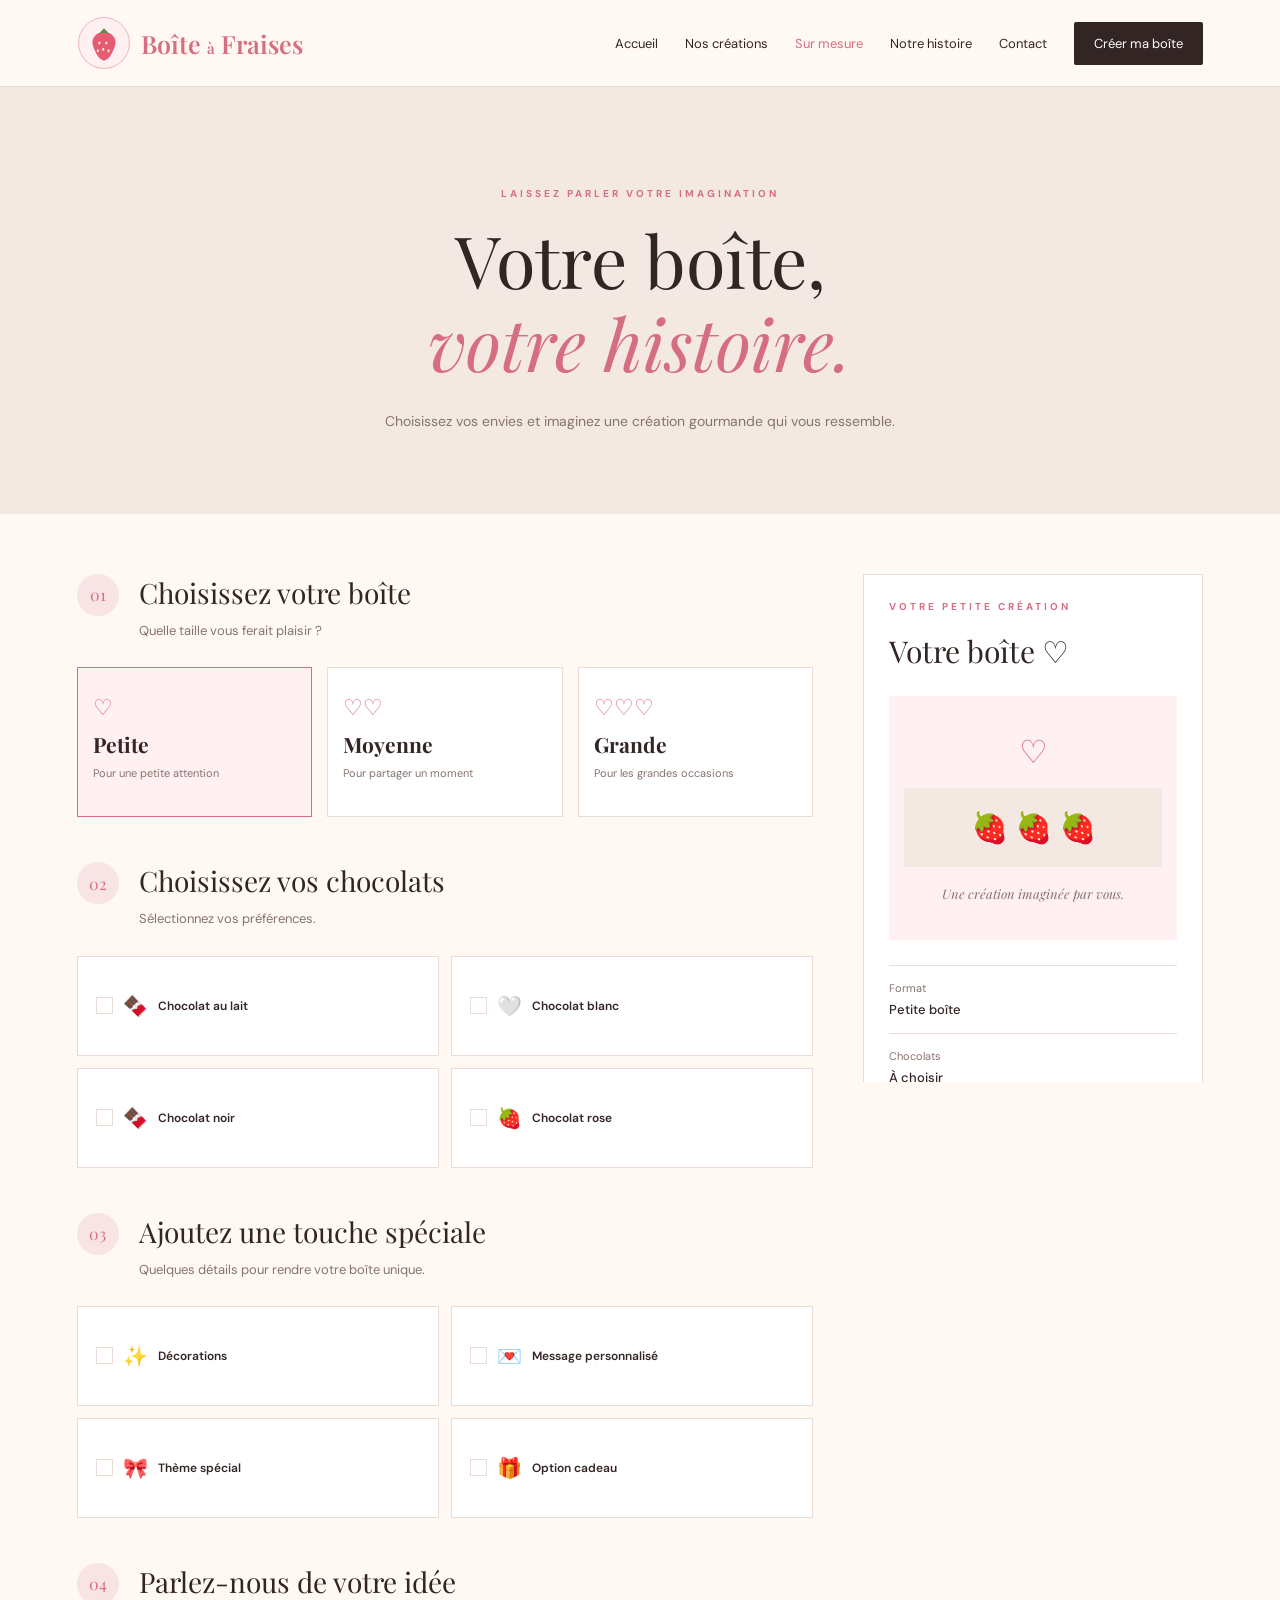
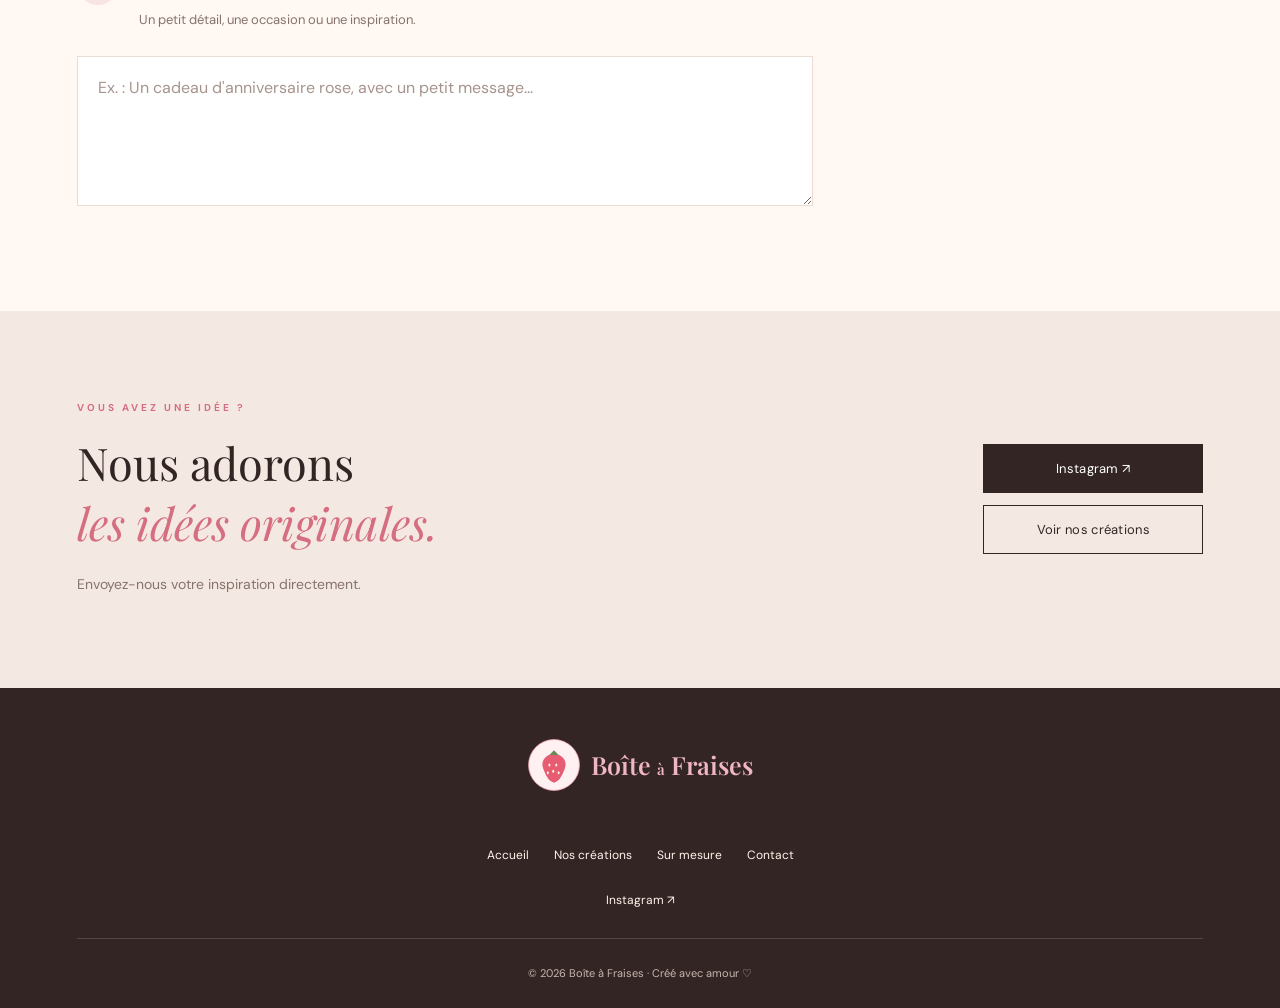
<file: customize.html>
<!DOCTYPE html>
<html lang="fr">
<head>
  <meta charset="UTF-8">
  <meta name="viewport" content="width=device-width, initial-scale=1.0">
  <meta name="theme-color" content="#fff5f1">
  <title>Créer ma boîte | Boîte à Fraises</title>
  <link rel="stylesheet" href="style.css">
</head>
<body>

<header class="header">
  <a href="index.html" class="logo">
    <svg class="logo-icon" viewBox="0 0 70 70" xmlns="http://www.w3.org/2000/svg">
      <circle cx="35" cy="35" r="33" fill="#fff0f2" stroke="#e9a0ad"/>
      <path d="M35 16 L42 23 L28 23 Z" fill="#668b54"/>
      <path d="M28 22 Q16 29 22 42 Q27 56 35 58 Q43 56 48 42 Q54 29 42 22 Z" fill="#e65c73"/>
      <g fill="#fff6d9">
        <ellipse cx="29" cy="35" rx="1.3" ry="2"/>
        <ellipse cx="38" cy="35" rx="1.3" ry="2"/>
        <ellipse cx="34" cy="43" rx="1.3" ry="2"/>
        <ellipse cx="27" cy="45" rx="1.3" ry="2"/>
        <ellipse cx="41" cy="45" rx="1.3" ry="2"/>
      </g>
    </svg>
    <span class="logo-text">Boîte <small>à</small> Fraises</span>
  </a>

  <button class="menu-toggle" aria-label="Ouvrir le menu" aria-expanded="false">
    <span></span><span></span><span></span>
  </button>

  <nav class="nav">
    <a href="index.html" class="nav-link">Accueil</a>
    <a href="menu.html" class="nav-link">Nos créations</a>
    <a href="customize.html" class="nav-link active">Sur mesure</a>
    <a href="index.html#about" class="nav-link">Notre histoire</a>
    <a href="index.html#contact" class="nav-link">Contact</a>
    <a href="customize.html" class="nav-order">Créer ma boîte</a>
  </nav>
</header>

<main>

<section class="page-hero custom-hero">
  <span class="eyebrow">LAISSEZ PARLER VOTRE IMAGINATION</span>
  <h1>Votre boîte,<br><em>votre histoire.</em></h1>
  <p>
    Choisissez vos envies et imaginez une création
    gourmande qui vous ressemble.
  </p>
</section>

<section class="builder-section">

  <div class="builder-main">

    <div class="builder-step">
      <span class="step-number">01</span>
      <div>
        <h2>Choisissez votre boîte</h2>
        <p>Quelle taille vous ferait plaisir ?</p>
      </div>
    </div>

    <div class="size-grid">

      <label class="choice-card">
        <input type="radio" name="boxSize" value="Petite boîte" checked>
        <div class="choice-content">
          <span class="choice-emoji">♡</span>
          <strong>Petite</strong>
          <small>Pour une petite attention</small>
        </div>
      </label>

      <label class="choice-card">
        <input type="radio" name="boxSize" value="Boîte moyenne">
        <div class="choice-content">
          <span class="choice-emoji">♡♡</span>
          <strong>Moyenne</strong>
          <small>Pour partager un moment</small>
        </div>
      </label>

      <label class="choice-card">
        <input type="radio" name="boxSize" value="Grande boîte">
        <div class="choice-content">
          <span class="choice-emoji">♡♡♡</span>
          <strong>Grande</strong>
          <small>Pour les grandes occasions</small>
        </div>
      </label>

    </div>

    <div class="builder-step">
      <span class="step-number">02</span>
      <div>
        <h2>Choisissez vos chocolats</h2>
        <p>Sélectionnez vos préférences.</p>
      </div>
    </div>

    <div class="option-grid">

      <label class="option-card">
        <input type="checkbox" name="chocolate" value="Chocolat au lait">
        <span class="option-check"></span>
        <span>🍫</span>
        <strong>Chocolat au lait</strong>
      </label>

      <label class="option-card">
        <input type="checkbox" name="chocolate" value="Chocolat blanc">
        <span class="option-check"></span>
        <span>🤍</span>
        <strong>Chocolat blanc</strong>
      </label>

      <label class="option-card">
        <input type="checkbox" name="chocolate" value="Chocolat noir">
        <span class="option-check"></span>
        <span>🍫</span>
        <strong>Chocolat noir</strong>
      </label>

      <label class="option-card">
        <input type="checkbox" name="chocolate" value="Chocolat rose">
        <span class="option-check"></span>
        <span>🍓</span>
        <strong>Chocolat rose</strong>
      </label>

    </div>

    <div class="builder-step">
      <span class="step-number">03</span>
      <div>
        <h2>Ajoutez une touche spéciale</h2>
        <p>Quelques détails pour rendre votre boîte unique.</p>
      </div>
    </div>

    <div class="option-grid">

      <label class="option-card">
        <input type="checkbox" name="extra" value="Décorations">
        <span class="option-check"></span>
        <span>✨</span>
        <strong>Décorations</strong>
      </label>

      <label class="option-card">
        <input type="checkbox" name="extra" value="Message personnalisé">
        <span class="option-check"></span>
        <span>💌</span>
        <strong>Message personnalisé</strong>
      </label>

      <label class="option-card">
        <input type="checkbox" name="extra" value="Thème spécial">
        <span class="option-check"></span>
        <span>🎀</span>
        <strong>Thème spécial</strong>
      </label>

      <label class="option-card">
        <input type="checkbox" name="extra" value="Cadeau">
        <span class="option-check"></span>
        <span>🎁</span>
        <strong>Option cadeau</strong>
      </label>

    </div>

    <div class="builder-step">
      <span class="step-number">04</span>
      <div>
        <h2>Parlez-nous de votre idée</h2>
        <p>Un petit détail, une occasion ou une inspiration.</p>
      </div>
    </div>

    <textarea id="customNote" class="custom-note"
      placeholder="Ex. : Un cadeau d'anniversaire rose, avec un petit message..."></textarea>

  </div>

  <aside class="summary-card">

    <div class="summary-top">
      <span class="eyebrow">VOTRE PETITE CRÉATION</span>
      <h2>Votre boîte ♡</h2>
    </div>

    <div class="summary-illustration">
      <div class="summary-heart">♡</div>
      <div class="summary-box">🍓 🍓 🍓</div>
      <p>Une création imaginée par vous.</p>
    </div>

    <div class="summary-details">
      <div class="summary-row">
        <span>Format</span>
        <strong id="summarySize">Petite boîte</strong>
      </div>

      <div class="summary-row">
        <span>Chocolats</span>
        <strong id="summaryChocolate">À choisir</strong>
      </div>

      <div class="summary-row">
        <span>Extras</span>
        <strong id="summaryExtras">Aucun</strong>
      </div>
    </div>

    <button type="button" id="sendCustomOrder" class="btn btn-dark summary-button">
      Envoyer ma demande ↗
    </button>

    <p class="summary-disclaimer">
      Ceci est une demande de personnalisation.
      Les prix, disponibilités et détails seront confirmés
      directement avec la boutique.
    </p>

  </aside>

</section>

<section class="contact-section">
  <div>
    <span class="eyebrow">VOUS AVEZ UNE IDÉE ?</span>
    <h2>Nous adorons<br><em>les idées originales.</em></h2>
    <p>Envoyez-nous votre inspiration directement.</p>
  </div>
  <div class="contact-actions">
    <a href="https://www.instagram.com/boiteafraises/" target="_blank" rel="noopener"
      class="btn btn-dark">Instagram ↗</a>
    <a href="menu.html" class="btn btn-outline">Voir nos créations</a>
  </div>
</section>

</main>

<footer class="footer">
  <a href="index.html" class="logo footer-logo">
    <svg class="logo-icon" viewBox="0 0 70 70" xmlns="http://www.w3.org/2000/svg">
      <circle cx="35" cy="35" r="33" fill="#fff0f2" stroke="#e9a0ad"/>
      <path d="M35 16 L42 23 L28 23 Z" fill="#668b54"/>
      <path d="M28 22 Q16 29 22 42 Q27 56 35 58 Q43 56 48 42 Q54 29 42 22 Z" fill="#e65c73"/>
      <g fill="#fff6d9">
        <ellipse cx="29" cy="35" rx="1.3" ry="2"/>
        <ellipse cx="38" cy="35" rx="1.3" ry="2"/>
        <ellipse cx="34" cy="43" rx="1.3" ry="2"/>
        <ellipse cx="27" cy="45" rx="1.3" ry="2"/>
        <ellipse cx="41" cy="45" rx="1.3" ry="2"/>
      </g>
    </svg>
    <span class="logo-text">Boîte <small>à</small> Fraises</span>
  </a>
  <div class="footer-links">
    <a href="index.html">Accueil</a>
    <a href="menu.html">Nos créations</a>
    <a href="customize.html">Sur mesure</a>
    <a href="index.html#contact">Contact</a>
  </div>
  <a href="https://www.instagram.com/boiteafraises/" target="_blank" rel="noopener" class="footer-social">Instagram ↗</a>
  <p>© 2026 Boîte à Fraises · Créé avec amour ♡</p>
</footer>

<script src="app.js"></script>
</body>
</html>
</file>
<file: style.css>
@import url('https://fonts.googleapis.com/css2?family=DM+Sans:wght@400;500;600;700&family=Playfair+Display:ital,wght@0,400;0,500;0,600;1,400;1,500&display=swap');

:root {
  --cream: #fff8f3;
  --pink: #f8e3e5;
  --rose: #d66e81;
  --red: #a84150;
  --dark: #342525;
  --muted: #86736d;
  --border: #eadbd4;
  --white: #fff;
}

* {
  margin: 0;
  padding: 0;
  box-sizing: border-box;
}

html {
  scroll-behavior: smooth;
}

body {
  background: var(--cream);
  color: var(--dark);
  font-family: 'DM Sans', sans-serif;
  overflow-x: hidden;
}

img {
  display: block;
  width: 100%;
  height: 100%;
  object-fit: cover;
}

a {
  text-decoration: none;
  color: inherit;
}

button {
  font: inherit;
}

.header {
  min-height: 86px;
  padding: 16px 6%;
  display: flex;
  align-items: center;
  justify-content: space-between;
  background: rgba(255, 248, 243, .96);
  border-bottom: 1px solid var(--border);
  position: sticky;
  top: 0;
  z-index: 1000;
}

.logo {
  display: inline-flex;
  align-items: center;
  gap: 10px;
  flex-shrink: 0;
}

.logo-icon {
  width: 54px;
  height: 54px;
}

.logo-text {
  font-family: 'Playfair Display', serif;
  font-size: 25px;
  color: var(--rose);
  font-weight: 600;
  white-space: nowrap;
}

.logo-text small {
  font-size: 15px;
}

.nav {
  display: flex;
  align-items: center;
  gap: 27px;
}

.nav-link {
  font-size: 13px;
  color: var(--dark);
  transition: .2s;
}

.nav-link:hover,
.nav-link.active {
  color: var(--rose);
}

.nav-order {
  background: var(--dark);
  color: white;
  padding: 13px 20px;
  font-size: 13px;
  border-radius: 2px;
  transition: .3s;
}

.nav-order:hover {
  background: var(--red);
}

.menu-toggle {
  display: none;
  border: none;
  background: transparent;
  width: 42px;
  height: 42px;
  cursor: pointer;
  padding: 8px;
  z-index: 1002;
}

.menu-toggle span {
  display: block;
  width: 25px;
  height: 2px;
  background: var(--dark);
  margin: 6px auto;
  transition: .3s;
  border-radius: 10px;
}

.menu-toggle.active span:nth-child(1) {
  transform: translateY(8px) rotate(45deg);
}

.menu-toggle.active span:nth-child(2) {
  opacity: 0;
}

.menu-toggle.active span:nth-child(3) {
  transform: translateY(-8px) rotate(-45deg);
}

/* BUTTONS */

.btn {
  display: inline-flex;
  align-items: center;
  justify-content: center;
  padding: 15px 25px;
  font-size: 13px;
  letter-spacing: .3px;
  border: 1px solid var(--dark);
  transition: .25s;
  text-align: center;
  cursor: pointer;
}

.btn-dark {
  background: var(--dark);
  color: white;
}

.btn-dark:hover {
  background: var(--red);
  border-color: var(--red);
}

.btn-outline {
  color: var(--dark);
  background: transparent;
}

.btn-outline:hover {
  background: var(--pink);
}

.eyebrow {
  font-size: 10px;
  letter-spacing: 3px;
  font-weight: 700;
  color: var(--rose);
  display: block;
  margin-bottom: 18px;
}

h1, h2, h3 {
  font-family: 'Playfair Display', serif;
  font-weight: 400;
}

h1 em, h2 em {
  color: var(--rose);
  font-weight: 400;
}

p {
  line-height: 1.8;
  color: var(--muted);
  font-size: 14px;
}

/* HOME HERO */

.hero {
  display: grid;
  grid-template-columns: 1fr 1fr;
  min-height: 580px;
  padding: 50px 6%;
  gap: 50px;
  align-items: center;
}

.hero-content {
  max-width: 550px;
}

.hero h1 {
  font-size: clamp(40px, 5.5vw, 75px);
  line-height: 1.12;
  margin-bottom: 25px;
}

.hero-content > p {
  max-width: 440px;
  margin-bottom: 30px;
}

.hero-buttons {
  display: flex;
  gap: 12px;
  flex-wrap: wrap;
}

.hero-note {
  margin-top: 30px;
  color: var(--rose);
  font-family: 'Playfair Display', serif;
  font-style: italic;
  font-size: 16px;
}

.hero-image {
  position: relative;
  height: 480px;
}

.hero-image > img {
  border-radius: 220px 220px 4px 4px;
}

.image-note {
  position: absolute;
  bottom: 20px;
  right: -20px;
  background: var(--cream);
  padding: 20px 25px;
  box-shadow: 0 10px 30px rgba(50, 30, 30, .08);
}

.image-note span {
  display: block;
  color: var(--muted);
  font-size: 11px;
  margin-bottom: 5px;
}

.image-note strong {
  font-family: 'Playfair Display', serif;
  font-weight: 500;
  font-size: 16px;
}

/* INTRO */

.intro-section {
  text-align: center;
  padding: 100px 6%;
  background: var(--pink);
}

.intro-section h2 {
  font-size: 48px;
  margin-bottom: 20px;
}

.intro-text {
  max-width: 550px;
  margin: auto;
}

/* COLLECTION */

.collection-section,
.menu-section {
  padding: 100px 6%;
}

.section-heading {
  display: flex;
  justify-content: space-between;
  align-items: flex-end;
  margin-bottom: 35px;
  gap: 20px;
}

.section-heading h2 {
  font-size: 42px;
}

.text-link {
  font-size: 13px;
  border-bottom: 1px solid var(--rose);
  padding-bottom: 5px;
  color: var(--rose);
}

.category-grid {
  display: grid;
  grid-template-columns: repeat(3, 1fr);
  gap: 20px;
}

.category-card {
  height: 400px;
  position: relative;
  overflow: hidden;
}

.category-card img {
  transition: transform .6s;
}

.category-card:hover img {
  transform: scale(1.06);
}

.category-overlay {
  position: absolute;
  inset: 0;
  background: linear-gradient(transparent 30%, rgba(25, 15, 15, .65));
  display: flex;
  flex-direction: column;
  justify-content: flex-end;
  padding: 30px;
  color: white;
}

.category-overlay h3 {
  font-size: 27px;
  margin-bottom: 8px;
}

.category-overlay span {
  font-size: 12px;
  color: #fff0e7;
}

/* OCCASIONS */

.occasion-section {
  display: grid;
  grid-template-columns: 1fr 1fr;
  background: #f5e5df;
}

.occasion-image {
  min-height: 450px;
}

.occasion-content {
  padding: 80px 10%;
  display: flex;
  flex-direction: column;
  justify-content: center;
  align-items: flex-start;
}

.occasion-content h2 {
  font-size: 50px;
  margin-bottom: 25px;
}

.occasion-content p {
  margin-bottom: 30px;
  max-width: 440px;
}

/* ABOUT */

.about-section {
  padding: 100px 6%;
  display: grid;
  grid-template-columns: 1fr 1fr;
  align-items: center;
  gap: 60px;
}

.about-content h2 {
  font-size: 46px;
  line-height: 1.25;
  margin-bottom: 25px;
}

.about-content p {
  margin-bottom: 20px;
}

.about-content .text-link {
  display: inline-block;
  margin-top: 15px;
}

.about-image {
  height: 440px;
}

.about-image img {
  border-radius: 4px;
}

/* REVIEW */

.review-section {
  padding: 80px 6%;
  background: var(--pink);
  text-align: center;
}

.review-section h2 {
  font-size: 40px;
  margin-bottom: 20px;
}

.review-section p {
  max-width: 500px;
  margin: auto;
}

/* CONTACT */

.contact-section {
  padding: 90px 6%;
  background: #f4e9e2;
  display: flex;
  justify-content: space-between;
  align-items: center;
  gap: 40px;
}

.contact-section h2 {
  font-size: 45px;
  margin-bottom: 20px;
}

.contact-section p {
  max-width: 480px;
}

.contact-actions {
  display: flex;
  flex-direction: column;
  gap: 12px;
  min-width: 220px;
}

/* PAGE HERO */

.page-hero {
  text-align: center;
  padding: 100px 6% 80px;
  background: var(--pink);
}

.page-hero h1 {
  font-size: clamp(40px, 6vw, 72px);
  line-height: 1.15;
  margin-bottom: 25px;
}

.page-hero p {
  max-width: 550px;
  margin: auto;
}

.custom-hero {
  background: #f4e9e2;
}

/* MENU PRODUCTS */

.product-grid {
  display: grid;
  grid-template-columns: repeat(3, 1fr);
  gap: 35px 22px;
}

.product-card {
  min-width: 0;
}

.product-image {
  height: 330px;
  position: relative;
  overflow: hidden;
  background: var(--pink);
}

.product-image img {
  transition: transform .5s;
}

.product-card:hover .product-image img {
  transform: scale(1.05);
}

.product-tag {
  position: absolute;
  top: 15px;
  left: 15px;
  padding: 9px 14px;
  background: var(--cream);
  color: var(--rose);
  font-size: 11px;
}

.product-info {
  padding: 20px 0;
}

.product-info h3 {
  font-size: 25px;
  margin-bottom: 10px;
}

.product-info p {
  font-size: 13px;
  margin-bottom: 15px;
}

.product-link {
  color: var(--rose);
  font-size: 13px;
  border-bottom: 1px solid var(--rose);
  display: inline-block;
  padding-bottom: 5px;
}

.menu-cta {
  padding: 70px 6%;
  background: var(--pink);
  display: flex;
  align-items: center;
  justify-content: space-between;
  gap: 30px;
}

.menu-cta h2 {
  font-size: 42px;
  margin-bottom: 15px;
}

/* BUILDER */

.builder-section {
  padding: 60px 6% 100px;
  display: grid;
  grid-template-columns: 1fr 340px;
  align-items: start;
  gap: 50px;
}

.builder-main {
  min-width: 0;
}

.builder-step {
  display: flex;
  gap: 20px;
  align-items: flex-start;
  margin: 45px 0 25px;
}

.builder-step:first-child {
  margin-top: 0;
}

.step-number {
  width: 42px;
  height: 42px;
  border-radius: 50%;
  background: var(--pink);
  display: flex;
  justify-content: center;
  align-items: center;
  color: var(--rose);
  flex-shrink: 0;
  font-family: 'Playfair Display', serif;
}

.builder-step h2 {
  font-size: 28px;
  margin-bottom: 8px;
}

.builder-step p {
  font-size: 13px;
}

.size-grid {
  display: grid;
  grid-template-columns: repeat(3, 1fr);
  gap: 15px;
}

.choice-card {
  cursor: pointer;
}

.choice-card input,
.option-card input {
  position: absolute;
  opacity: 0;
  pointer-events: none;
}

.choice-content {
  border: 1px solid var(--border);
  background: white;
  padding: 25px 15px;
  min-height: 150px;
  display: flex;
  flex-direction: column;
  gap: 8px;
  transition: .2s;
}

.choice-content strong {
  font-family: 'Playfair Display', serif;
  font-size: 21px;
}

.choice-content small {
  font-size: 11px;
  color: var(--muted);
}

.choice-emoji {
  color: var(--rose);
  font-size: 22px;
}

.choice-card input:checked + .choice-content {
  border: 1px solid var(--rose);
  background: #fff0f2;
}

.option-grid {
  display: grid;
  grid-template-columns: repeat(2, 1fr);
  gap: 12px;
}

.option-card {
  background: white;
  border: 1px solid var(--border);
  min-height: 100px;
  padding: 18px;
  display: flex;
  align-items: center;
  gap: 10px;
  position: relative;
  cursor: pointer;
  transition: .2s;
}

.option-card > span:not(.option-check) {
  font-size: 20px;
}

.option-card strong {
  font-size: 12px;
  font-weight: 600;
}

.option-check {
  width: 17px;
  height: 17px;
  border: 1px solid var(--border);
  flex-shrink: 0;
}

.option-card input:checked ~ .option-check {
  background: var(--rose);
  border-color: var(--rose);
}

.option-card input:checked ~ .option-check::after {
  content: "✓";
  color: white;
  display: block;
  font-size: 11px;
  text-align: center;
}

.option-card:has(input:checked) {
  border-color: var(--rose);
  background: #fff0f2;
}

.custom-note {
  width: 100%;
  min-height: 150px;
  resize: vertical;
  background: white;
  border: 1px solid var(--border);
  padding: 20px;
  font: inherit;
  color: var(--dark);
  outline: none;
}

.custom-note:focus {
  border-color: var(--rose);
}

.custom-note::placeholder {
  color: #a6948c;
}

/* SUMMARY */

.summary-card {
  border: 1px solid var(--border);
  background: white;
  padding: 25px;
  position: sticky;
  top: 110px;
}

.summary-top h2 {
  font-size: 30px;
}

.summary-illustration {
  background: #fff0f2;
  margin: 25px 0;
  padding: 35px 15px;
  text-align: center;
}

.summary-heart {
  color: var(--rose);
  font-size: 32px;
  margin-bottom: 15px;
}

.summary-box {
  font-size: 30px;
  padding: 20px;
  background: #f4e9e2;
}

.summary-illustration p {
  margin-top: 15px;
  font-family: 'Playfair Display', serif;
  font-style: italic;
  font-size: 13px;
}

.summary-details {
  border-top: 1px solid var(--border);
}

.summary-row {
  display: flex;
  flex-direction: column;
  gap: 6px;
  padding: 15px 0;
  border-bottom: 1px solid var(--border);
}

.summary-row span {
  font-size: 11px;
  color: var(--muted);
}

.summary-row strong {
  font-size: 13px;
  font-weight: 500;
  overflow-wrap: anywhere;
}

.summary-button {
  width: 100%;
  margin-top: 20px;
}

.summary-disclaimer {
  font-size: 10px;
  line-height: 1.7;
  margin-top: 15px;
}

/* FOOTER */

.footer {
  background: #342525;
  color: #fff4eb;
  padding: 50px 6% 25px;
  text-align: center;
}

.footer-logo {
  justify-content: center;
  margin-bottom: 30px;
}

.footer .logo-text {
  color: #f0b6c1;
}

.footer-links {
  display: flex;
  justify-content: center;
  flex-wrap: wrap;
  gap: 25px;
  margin: 25px 0;
}

.footer-links a,
.footer-social {
  font-size: 12px;
  color: #fff4eb;
}

.footer-social {
  display: inline-block;
  margin-bottom: 30px;
}

.footer p {
  border-top: 1px solid rgba(255,255,255,.15);
  padding-top: 25px;
  color: #c7b7ae;
  font-size: 11px;
}

/* RESPONSIVE */

@media (max-width: 1000px) {
  .header {
    padding: 15px 4%;
  }

  .nav {
    gap: 15px;
  }

  .nav-link {
    font-size: 12px;
  }

  .nav-order {
    padding: 11px 14px;
  }

  .builder-section {
    grid-template-columns: 1fr 300px;
    gap: 25px;
  }

  .hero {
    gap: 30px;
  }

  .product-image {
    height: 270px;
  }
}

@media (max-width: 760px) {
  .header {
    min-height: 75px;
    padding: 12px 5%;
  }

  .logo-icon {
    width: 43px;
    height: 43px;
  }

  .logo-text {
    font-size: 21px;
  }

  .menu-toggle {
    display: block;
  }

  .nav {
    position: fixed;
    top: 0;
    right: -100%;
    width: min(80%, 340px);
    height: 100vh;
    background: var(--cream);
    display: flex;
    flex-direction: column;
    align-items: stretch;
    justify-content: flex-start;
    padding: 100px 30px 40px;
    gap: 0;
    box-shadow: -10px 0 35px rgba(0,0,0,.08);
    transition: right .3s ease;
    overflow-y: auto;
    z-index: 1001;
  }

  .nav.open {
    right: 0;
  }

  .nav-link {
    padding: 20px 0;
    border-bottom: 1px solid var(--border);
    font-size: 15px;
  }

  .nav-order {
    margin-top: 25px;
    text-align: center;
    padding: 16px;
  }

  .hero {
    grid-template-columns: 1fr;
    padding: 45px 5%;
    gap: 35px;
  }

  .hero h1 {
    font-size: 49px;
  }

  .hero-image {
    height: 400px;
    margin: 0 10px;
  }

  .image-note {
    right: -5px;
  }

  .intro-section {
    padding: 75px 5%;
  }

  .intro-section h2 {
    font-size: 36px;
  }

  .collection-section,
  .menu-section {
    padding: 70px 5%;
  }

  .section-heading h2 {
    font-size: 35px;
  }

  .category-grid {
    grid-template-columns: 1fr;
    gap: 15px;
  }

  .category-card {
    height: 340px;
  }

  .occasion-section,
  .about-section {
    grid-template-columns: 1fr;
  }

  .occasion-image {
    min-height: 350px;
  }

  .occasion-content {
    padding: 55px 7%;
  }

  .occasion-content h2 {
    font-size: 42px;
  }

  .about-section {
    padding: 70px 5%;
    gap: 30px;
  }

  .about-content h2 {
    font-size: 37px;
  }

  .about-image {
    height: 350px;
  }

  .contact-section {
    flex-direction: column;
    align-items: flex-start;
    padding: 70px 5%;
  }

  .contact-section h2 {
    font-size: 38px;
  }

  .contact-actions {
    width: 100%;
  }

  .contact-actions .btn {
    width: 100%;
  }

  .page-hero {
    padding: 75px 5%;
  }

  .product-grid {
    grid-template-columns: repeat(2, 1fr);
    gap: 25px 15px;
  }

  .product-image {
    height: 260px;
  }

  .product-info h3 {
    font-size: 21px;
  }

  .menu-cta {
    padding: 60px 5%;
    flex-direction: column;
    align-items: flex-start;
  }

  .builder-section {
    grid-template-columns: 1fr;
    padding: 45px 5% 70px;
  }

  .summary-card {
    position: static;
  }

  .size-grid {
    grid-template-columns: 1fr;
  }

  .choice-content {
    min-height: 110px;
  }

  .option-card {
    min-height: 100px;
    padding: 14px;
  }

  .option-card strong {
    font-size: 11px;
  }

  .footer {
    padding: 45px 5% 25px;
  }
}

@media (max-width: 430px) {
  .hero h1 {
    font-size: 43px;
  }

  .hero-buttons {
    flex-direction: column;
  }

  .hero-buttons .btn {
    width: 100%;
  }

  .product-grid {
    grid-template-columns: 1fr;
  }

  .product-image {
    height: 330px;
  }

  .option-grid {
    grid-template-columns: 1fr;
  }

  .section-heading {
    align-items: flex-start;
    flex-direction: column;
  }

  .footer-links {
    gap: 15px;
  }
}
</file>
